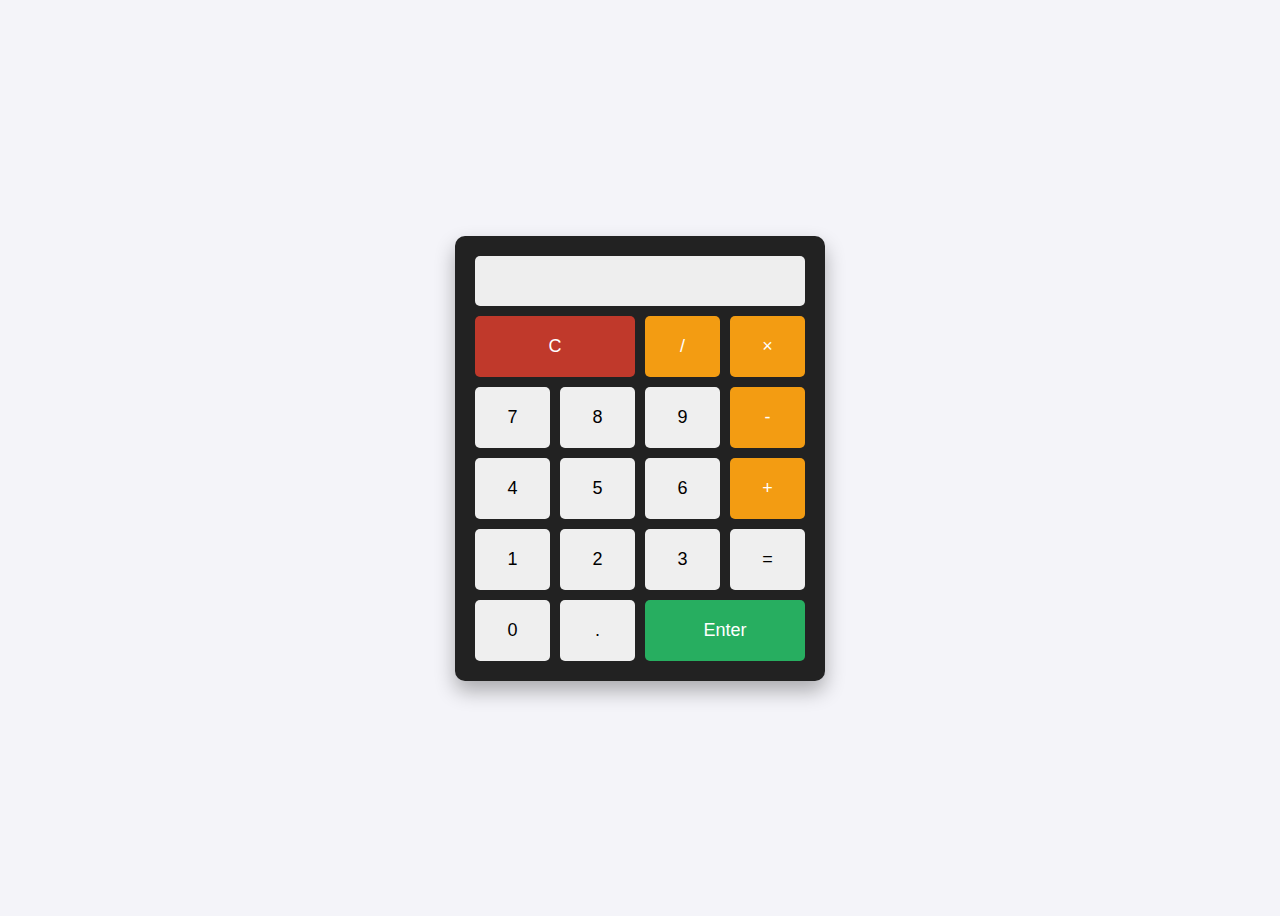
<file: index.html>
<!DOCTYPE html>
<html lang="en">
<head>
    <meta charset="UTF-8">
    <meta name="viewport" content="width=device-width, initial-scale=1.0">
    <title>Simple Coding Partner Calculator</title>
    <style>
        /* CSS: Styling the UI */
        body {
            display: flex;
            justify-content: center;
            align-items: center;
            height: 100vh;
            background-color: #f4f4f9;
            font-family: Arial, sans-serif;
        }

        .calculator {
            background-color: #222;
            padding: 20px;
            border-radius: 10px;
            box-shadow: 0px 10px 20px rgba(0,0,0,0.3);
        }

        #display {
            width: 100%;
            height: 50px;
            font-size: 24px;
            text-align: right;
            margin-bottom: 10px;
            padding: 10px;
            box-sizing: border-box;
            border: none;
            background: #eee;
            border-radius: 5px;
        }

        .buttons {
            display: grid;
            grid-template-columns: repeat(4, 1fr);
            gap: 10px;
        }

        button {
            padding: 20px;
            font-size: 18px;
            border: none;
            border-radius: 5px;
            cursor: pointer;
            transition: background 0.2s;
        }

        button:hover {
            background-color: #ddd;
        }

        .operator {
            background-color: #f39c12;
            color: white;
        }

        .operator:hover {
            background-color: #e67e22;
        }

        .equals {
            background-color: #27ae60;
            color: white;
            grid-column: span 2;
        }

        .clear {
            background-color: #c0392b;
            color: white;
            grid-column: span 2;
        }
    </style>
</head>
<body>

    <div class="calculator">
        <input type="text" id="display" disabled>
        
        <div class="buttons">
            <button class="clear" onclick="clearDisplay()">C</button>
            <button class="operator" onclick="appendToDisplay('/')">/</button>
            <button class="operator" onclick="appendToDisplay('*')">×</button>
            
            <button onclick="appendToDisplay('7')">7</button>
            <button onclick="appendToDisplay('8')">8</button>
            <button onclick="appendToDisplay('9')">9</button>
            <button class="operator" onclick="appendToDisplay('-')">-</button>
            
            <button onclick="appendToDisplay('4')">4</button>
            <button onclick="appendToDisplay('5')">5</button>
            <button onclick="appendToDisplay('6')">6</button>
            <button class="operator" onclick="appendToDisplay('+')">+</button>
            
            <button onclick="appendToDisplay('1')">1</button>
            <button onclick="appendToDisplay('2')">2</button>
            <button onclick="appendToDisplay('3')">3</button>
            <button onclick="calculate()">=</button>
            
            <button onclick="appendToDisplay('0')">0</button>
            <button onclick="appendToDisplay('.')">.</button>
            <button class="equals" onclick="calculate()">Enter</button>
        </div>
    </div>

    <script>
        // JavaScript: Handling Logic
        const display = document.getElementById('display');

        // Adds the clicked button value to the display string
        function appendToDisplay(input) {
            display.value += input;
        }

        // Clears the entire display
        function clearDisplay() {
            display.value = "";
        }

        // Uses the eval function to calculate the mathematical string
        function calculate() {
            try {
                // eval() takes a string (like "2+2") and computes it
                display.value = eval(display.value);
            } catch (error) {
                display.value = "Error";
            }
        }
    </script>
</body>
</html>
</file>
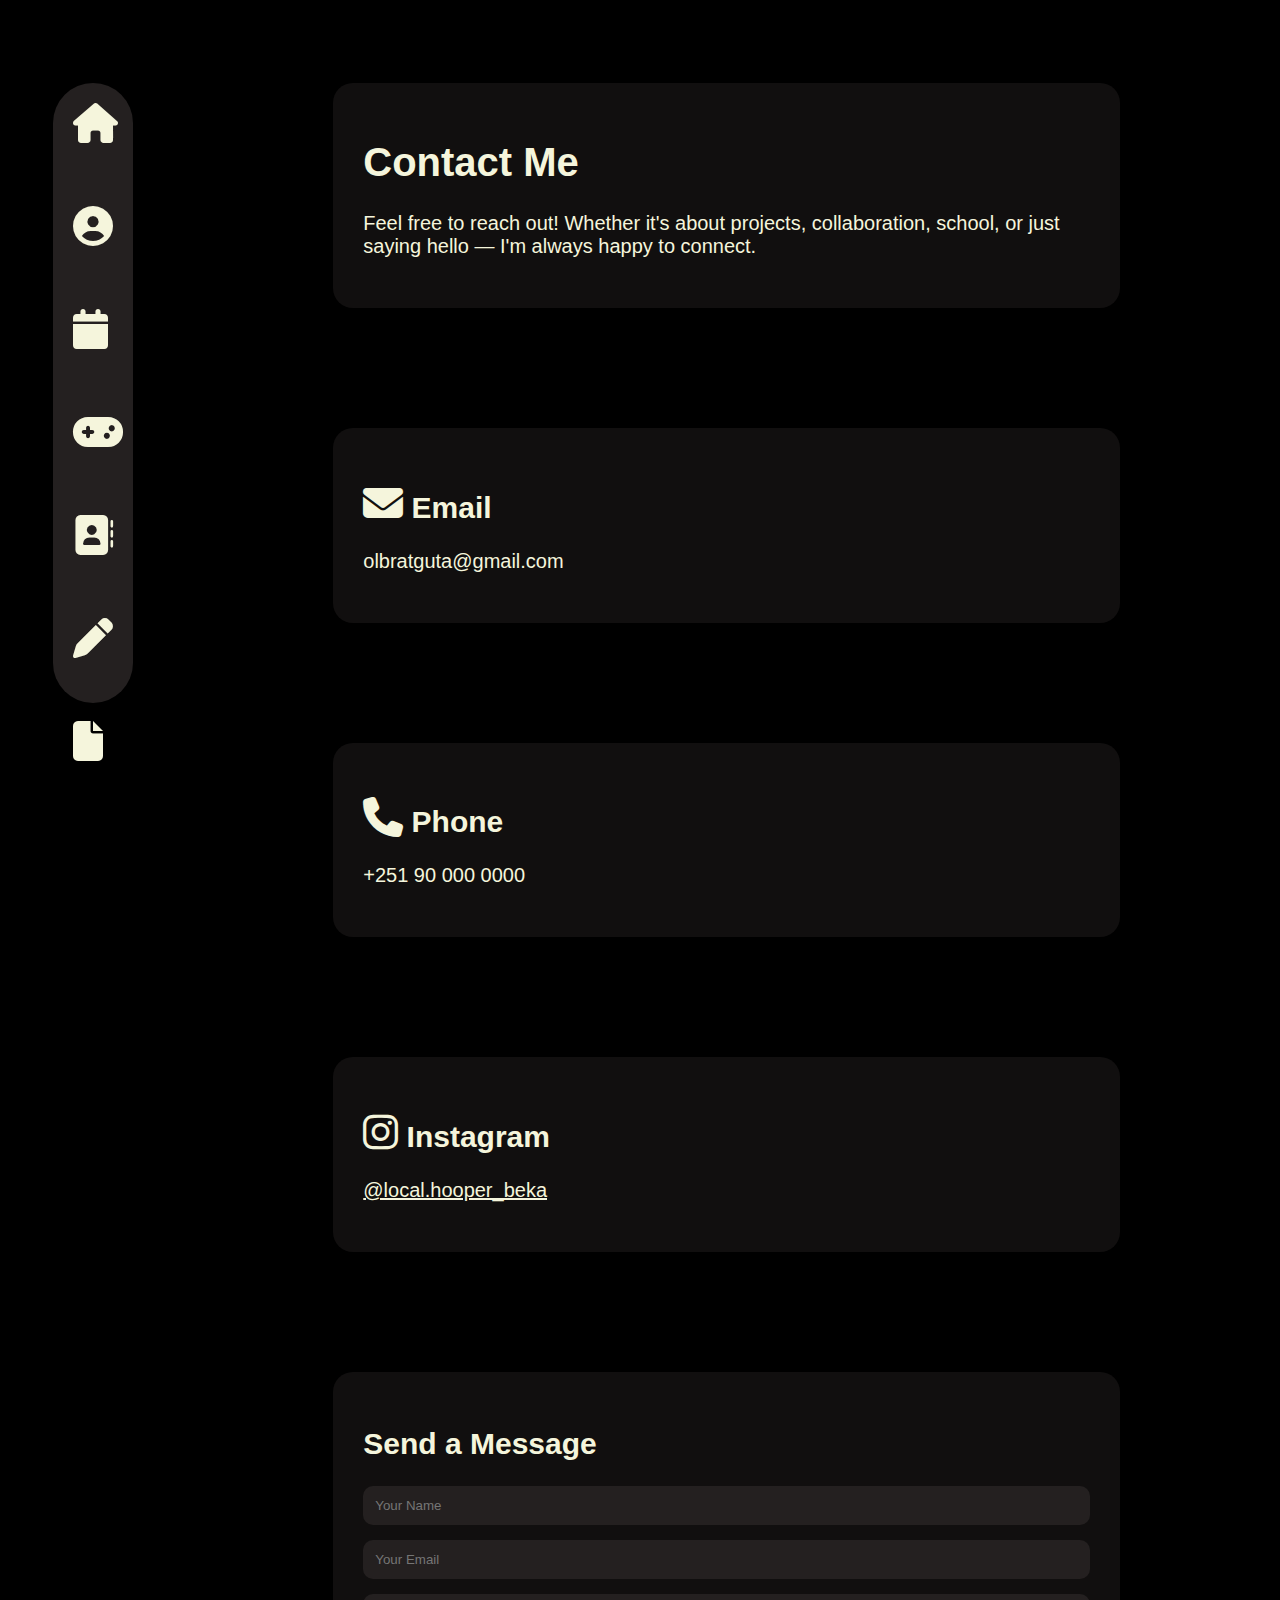
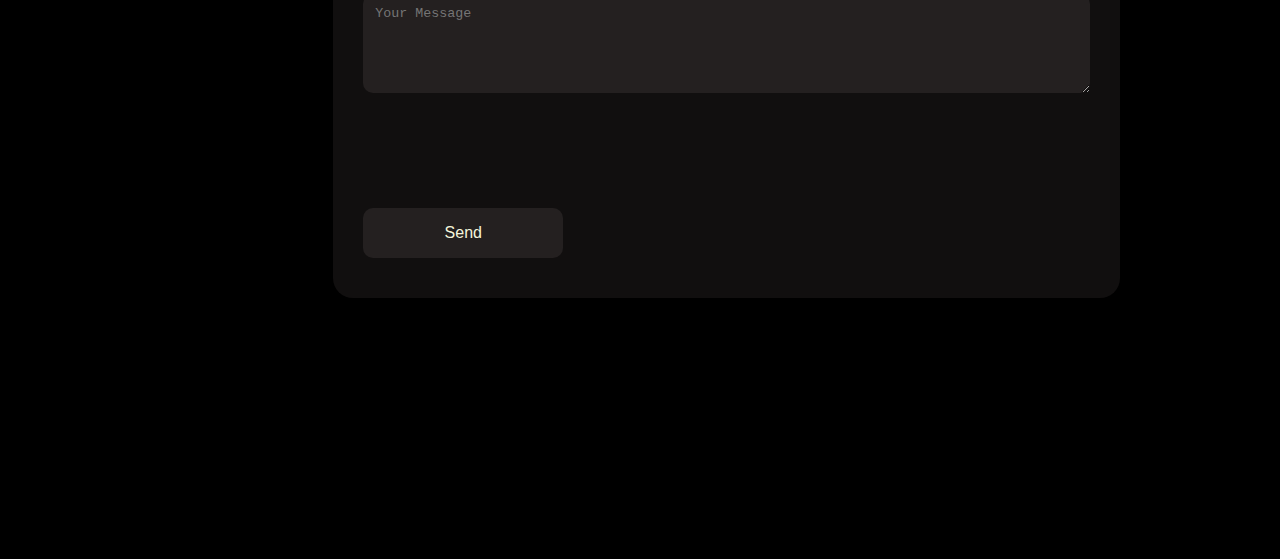
<file: contact-me.html>
<!DOCTYPE html>
<html lang="en">
<head>
    <meta charset="UTF-8" />
    <meta name="viewport" content="width=device-width, initial-scale=1.0" />
    <title>Contact Me | Olbrat Portfolio</title>
    <link rel="stylesheet" href="style.css" />
    <link rel="stylesheet" href="https://cdnjs.cloudflare.com/ajax/libs/font-awesome/6.5.1/css/all.min.css" />
</head>
<body>
    <div class="container">

        <!-- MENU BAR -->
        <div class="menu-bar">
            <a href="main.html" class="menu-item home-button"><i class="fa-solid fa-house"></i><span class="menu-text">Home</span></a>
            <a href="about-me.html" class="menu-item"><i class="fa-solid fa-circle-user"></i><span class="menu-text">About Me</span></a>
            <a href="Project.html" class="menu-item"><i class="fa-solid fa-calendar"></i><span class="menu-text">Projects</span></a>
            <a href="hobby.html" class="menu-item"><i class="fa-solid fa-gamepad"></i><span class="menu-text">Hobbies</span></a>
            <a href="contact-me.html" class="menu-item"><i class="fa-solid fa-address-book"></i><span class="menu-text">Contact Me</span></a>
            <a href="blog.html" class="menu-item"><i class="fa-solid fa-pen"></i><span class="menu-text">Blog</span></a>
            <a href="CV.html" class="menu-item"><i class="fa-solid fa-file"></i><span class="menu-text">CV</span></a>
        </div>

        <!-- MAIN CONTACT SECTION -->
        <div class="main-txt">
            <h1>Contact Me</h1>
            <p>
                Feel free to reach out! Whether it's about projects, collaboration,
                school, or just saying hello — I'm always happy to connect.
            </p>
        </div>

        <!-- CONTACT INFO CARD -->
        <div class="main-txt">
            <h2><i class="fa-solid fa-envelope"></i> Email</h2>
            <p>olbratguta@gmail.com</p>
        </div>

        <div class="main-txt">
            <h2><i class="fa-solid fa-phone"></i> Phone</h2>
            <p>+251 90 000 0000</p>
        </div>

        <div class="main-txt">
            <h2><i class="fa-brands fa-instagram"></i> Instagram</h2>
            <p><a href="https://www.instagram.com/local.hooper_beka/" style="color: beige; text-decoration: underline;">@local.hooper_beka</a></p>
        </div>

        <!-- CONTACT FORM -->
        <div class="main-txt">
            <h2>Send a Message</h2>
            <form action="#" method="post" class="contact-form" style="display: flex; flex-direction: column; gap: 15px;">
                <input type="text" placeholder="Your Name" required style="padding: 12px; border-radius: 10px; border: none; background: rgb(36,32,32); color: beige;">
                <input type="email" placeholder="Your Email" required style="padding: 12px; border-radius: 10px; border: none; background: rgb(36,32,32); color: beige;">
                <textarea placeholder="Your Message" rows="5" required style="padding: 12px; border-radius: 10px; border: none; background: rgb(36,32,32); color: beige;"></textarea>
                <button type="submit" class="button">Send</button>
            </form>
        </div>

    </div>
</body>
</html>
</file>
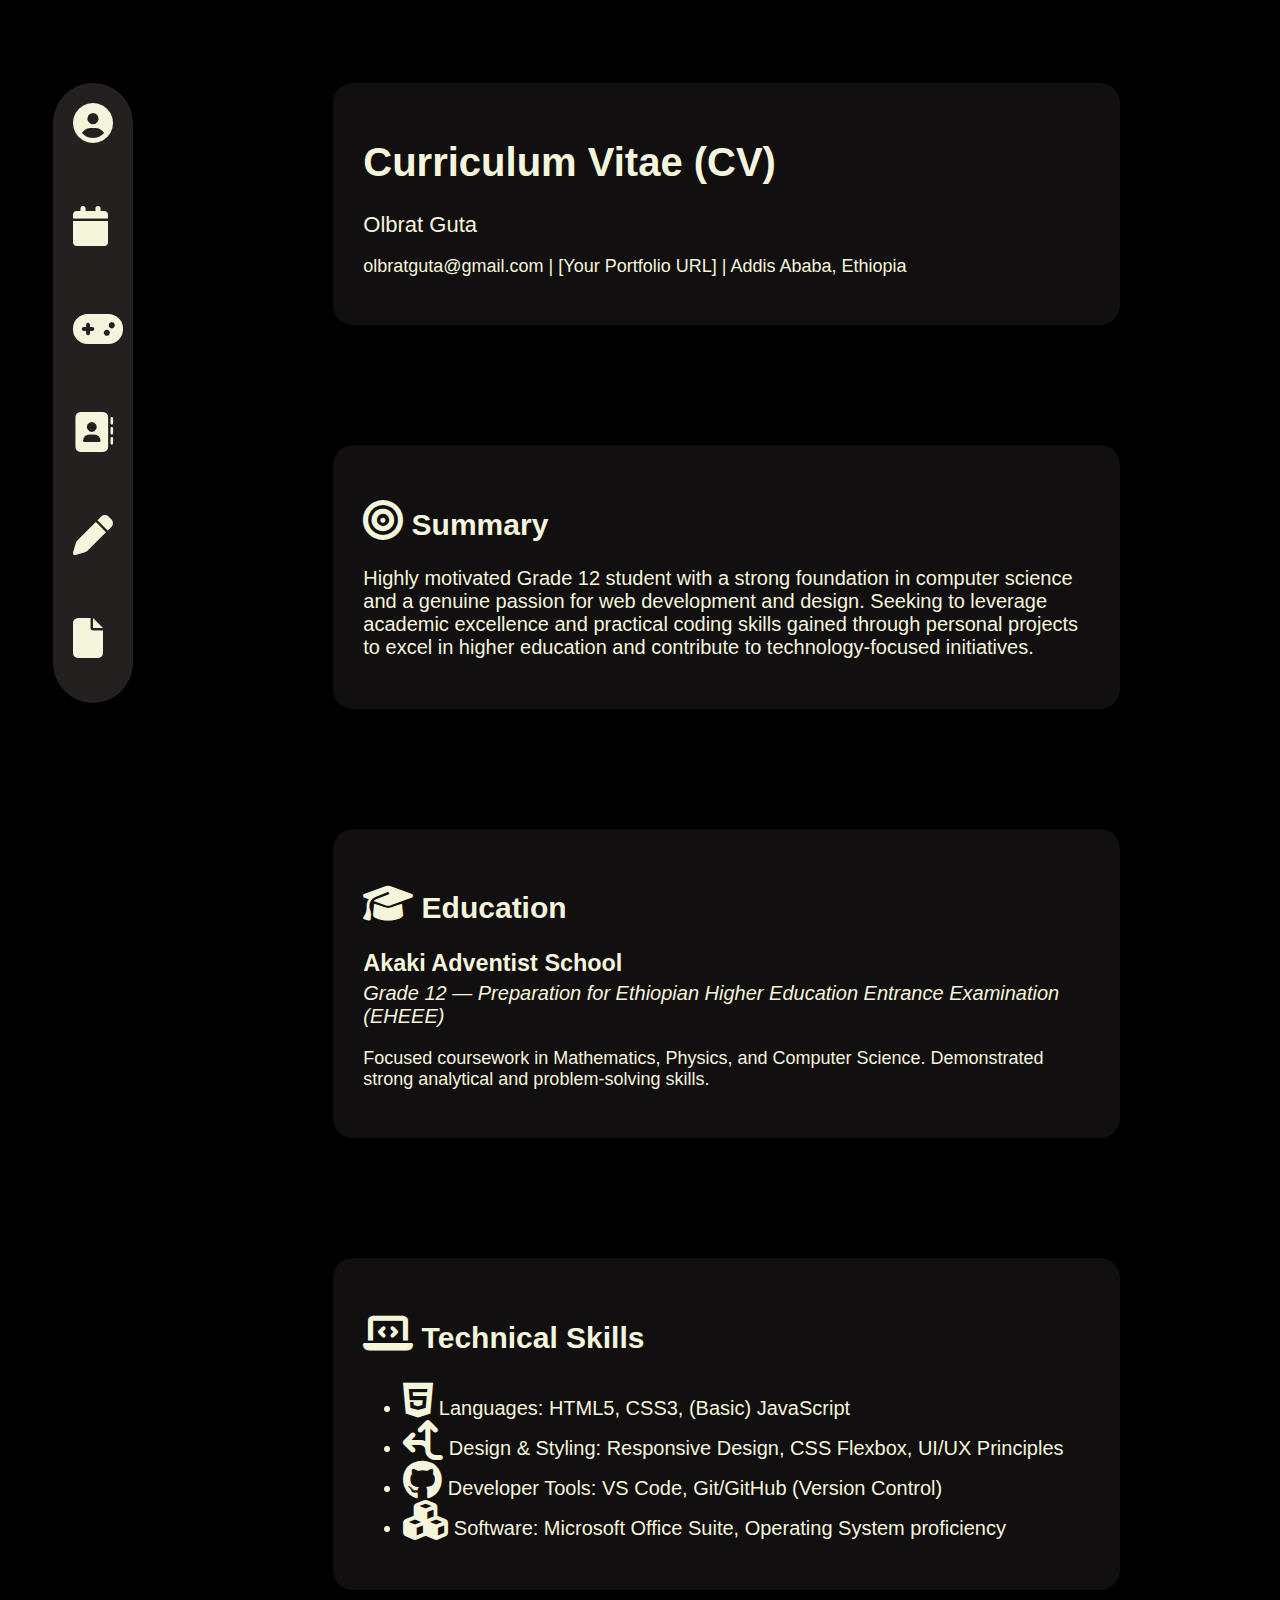
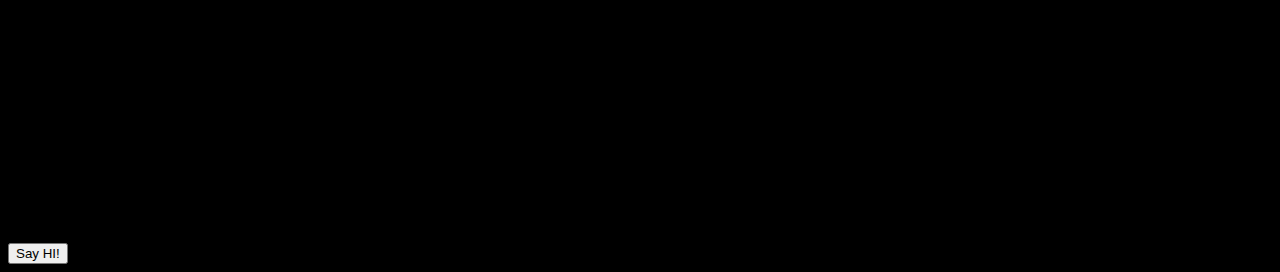
<file: CV.html>
<!DOCTYPE html>
<html lang="en">
<head>
    <meta charset="UTF-8" />
    <meta name="viewport" content="width=device-width, initial-scale=1.0" />
    <title>Curriculum Vitae (CV) | Olbrat Portfolio</title>
    <link rel="stylesheet" href="style.css" />
    <link rel="stylesheet" href="https://cdnjs.cloudflare.com/ajax/libs/font-awesome/6.5.1/css/all.min.css" />
    
    <style>
        /* CSS to hide non-essential elements when printing */
        @media print{
            .container {
                /* Reset margins and padding for clean printing */
                margin: 0 !important;
                padding: 20px !important;
                flex-direction: column !important;
            }
            .main-txt {
                margin-left: 0 !important;
                max-width: 100% !important;
                box-shadow: none;
            }
        }
    </style>
</head>
<body>
    <div class="container">

        <div class="menu-bar">
            <a href="about-me.html" class="menu-item"><i class="fa-solid fa-circle-user"></i><span class="menu-text">About Me</span></a>
            <a href="Project.html" class="menu-item"><i class="fa-solid fa-calendar"></i><span class="menu-text">Projects</span></a>
            <a href="hobby.html" class="menu-item"><i class="fa-solid fa-gamepad"></i><span class="menu-text">Hobbies</span></a>
            <a href="contact-me.html" class="menu-item"><i class="fa-solid fa-address-book"></i><span class="menu-text">Contact Me</span></a>
            <a href="tools-used.html" class="menu-item"><i class="fa-solid fa-pen"></i><span class="menu-text">Tools Used</span></a>
            <a href="CV.html" class="menu-item"><i class="fa-solid fa-file"></i><span class="menu-text">CV</span></a>
        </div>

        <div class="main-txt cv-header">
            <h1>Curriculum Vitae (CV)</h1>
            <p style="font-size: 1.1em; margin-bottom: 5px;">Olbrat Guta</p>
            <p style="font-size: 0.9em;">olbratguta@gmail.com | [Your Portfolio URL] | Addis Ababa, Ethiopia</p>
        </div>

        <div class="main-txt cv-section">
            <h2><i class="fa-solid fa-bullseye"></i> Summary</h2>
            <p>
                Highly motivated Grade 12 student with a strong foundation in computer science and a genuine passion for web development and design. Seeking to leverage academic excellence and practical coding skills gained through personal projects to excel in higher education and contribute to technology-focused initiatives.
            </p>
        </div>

        <div class="main-txt cv-section">
            <h2><i class="fa-solid fa-graduation-cap"></i> Education</h2>
            
            <h3 style="margin-bottom: 0;">Akaki Adventist School</h3>
            <p style="margin-top: 5px; font-style: italic;">Grade 12 — Preparation for Ethiopian Higher Education Entrance Examination (EHEEE)</p>
            <p style="font-size: 0.9em;">
                Focused coursework in Mathematics, Physics, and Computer Science. Demonstrated strong analytical and problem-solving skills.
            </p>
        </div>

        <div class="main-txt cv-section">
            <h2><i class="fa-solid fa-laptop-code"></i> Technical Skills</h2>
            <ul class="tool-list">
                <li><i class="fa-brands fa-html5"></i> Languages: HTML5, CSS3, (Basic) JavaScript</li>
                <li><i class="fa-solid fa-arrows-split-up-and-left"></i> Design & Styling: Responsive Design, CSS Flexbox, UI/UX Principles</li>
                <li><i class="fa-brands fa-github"></i> Developer Tools: VS Code, Git/GitHub (Version Control)</li>
                <li><i class="fa-solid fa-cubes"></i> Software: Microsoft Office Suite, Operating System proficiency</li>
            </ul>
        </div>
        
    </div>

    <a href="https://www.instagram.com/local.hooper_beka/"><button class="button-hi">Say HI! </button></a>
</body>
</html>
</file>
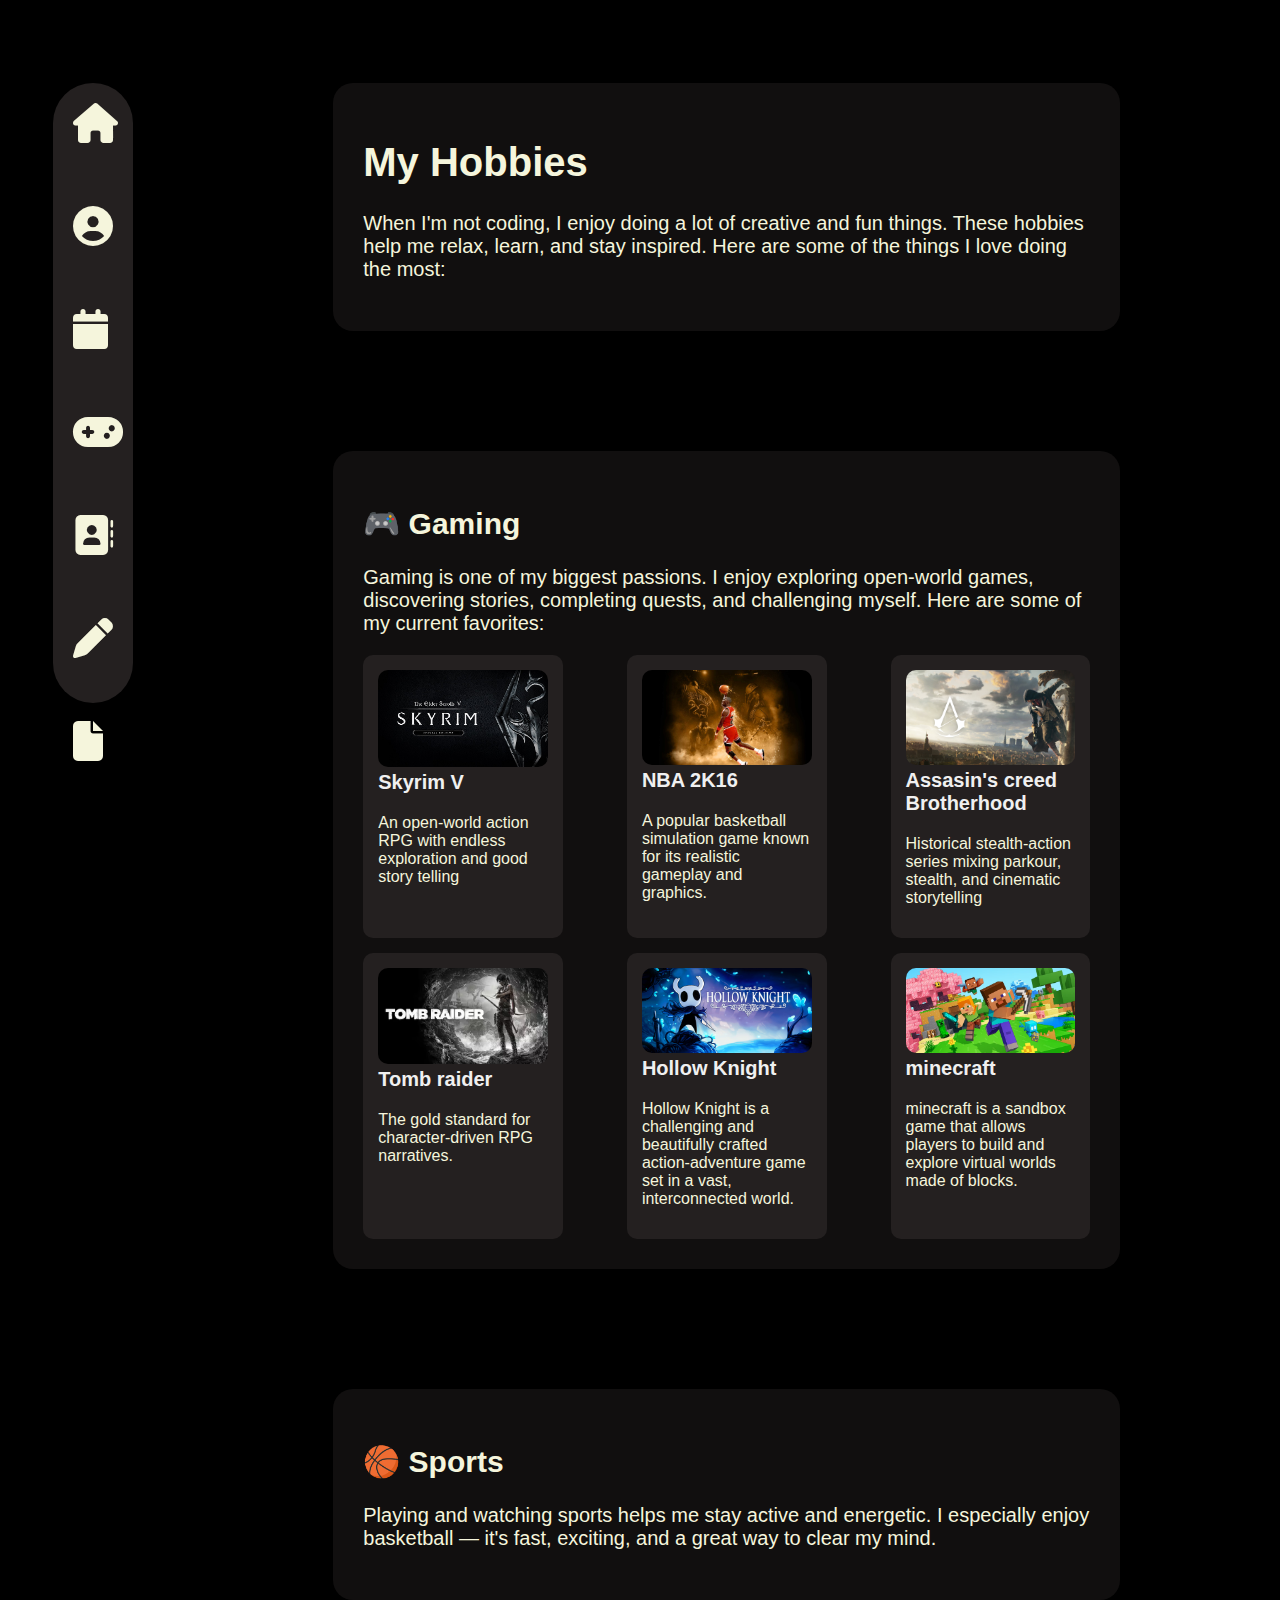
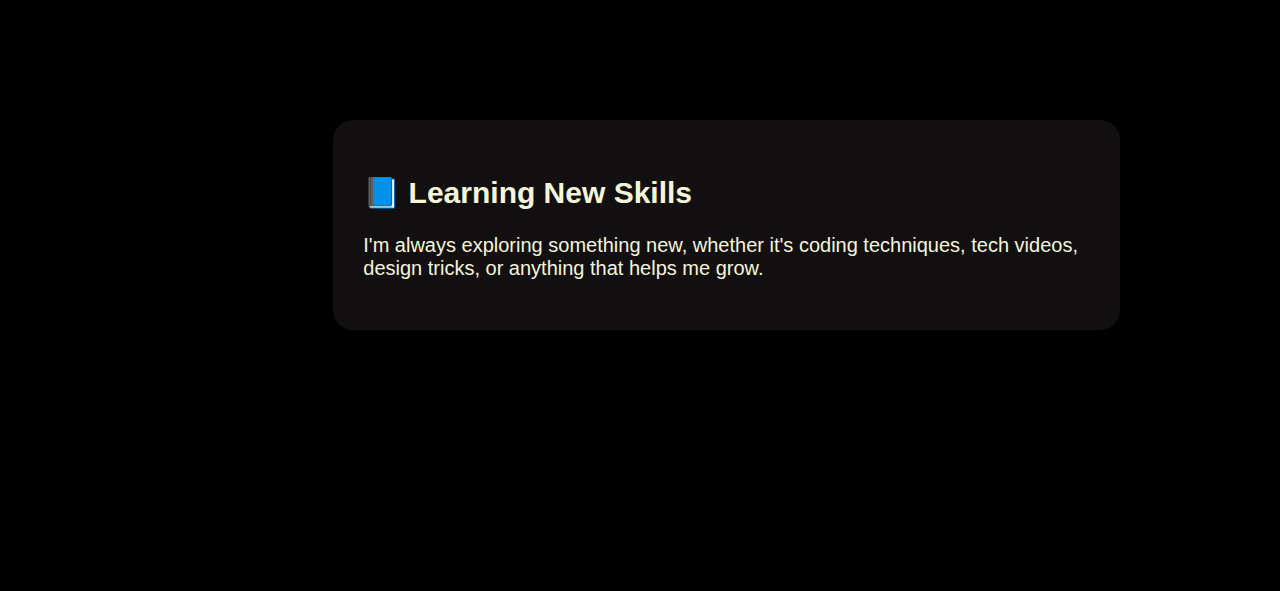
<file: hobby.html>
<!DOCTYPE html>
<html lang="en">
<head>
    <meta charset="UTF-8" />
    <meta name="viewport" content="width=device-width, initial-scale=1.0" />
    <title>Hobbies | Olbrat Portfolio</title>
    <link rel="stylesheet" href="style.css" />
    <link rel="stylesheet" href="https://cdnjs.cloudflare.com/ajax/libs/font-awesome/6.5.1/css/all.min.css" />
</head>
<body>
    <div class="container">
        <div class="menu-bar">
            <a href="main.html" class="menu-item home-button"><i class="fa-solid fa-house"></i><span class="menu-text">Home</span></a>
            <a href="about-me.html" class="menu-item"><i class="fa-solid fa-circle-user"></i><span class="menu-text">About Me</span></a>
            <a href="Project.html" class="menu-item"><i class="fa-solid fa-calendar"></i><span class="menu-text">Projects</span></a>
            <a href="hobby.html" class="menu-item"><i class="fa-solid fa-gamepad"></i><span class="menu-text">Hobbies</span></a>
            <a href="contact-me.html" class="menu-item"><i class="fa-solid fa-address-book"></i><span class="menu-text">Contact Me</span></a>
            <a href="tools-used.html" class="menu-item"><i class="fa-solid fa-pen"></i><span class="menu-text">Tools Used</span></a>
            <a href="CV.html" class="menu-item"><i class="fa-solid fa-file"></i><span class="menu-text">CV</span></a>
        </div>

        <!-- MAIN CONTENT -->
        <div class="main-txt">
            <h1>My Hobbies</h1>
            <p>
                When I'm not coding, I enjoy doing a lot of creative and fun things.
                These hobbies help me relax, learn, and stay inspired. Here are some
                of the things I love doing the most:
            </p>
        </div>

        <!-- HOBBY: GAMING -->
            <div class="main-txt gaming-section"> <h2>🎮 Gaming</h2>
    <p>
        Gaming is one of my biggest passions. I enjoy exploring open-world games,
        discovering stories, completing quests, and challenging myself. Here are some of my current favorites:
    </p>
    
    <div class="game-list">
        
        <div class="game-card">
            <img src="pic/skyrim.jpg" alt="Skyrim V" class="game-pic">
            <h3>Skyrim V</h3>
            <p>An open-world action RPG with endless exploration and good story telling</p>
        </div>
        
        <div class="game-card">
            <img src="pic/2k.jpg" alt="NBA 2K16" class="game-pic">
            <h3>NBA 2K16</h3>
            <p> A popular basketball simulation game known for its realistic gameplay and graphics.</p>
        </div>
        
        <div class="game-card">
            <img src="pic/acb.jpg" alt="Assasin's creed Brotherhood" class="game-pic">
            <h3>Assasin's creed Brotherhood</h3>
            <p>Historical stealth-action series mixing parkour, stealth, and cinematic storytelling</p>
        </div>
        
        <div class="game-card">
            <img src="pic/tb.avif" alt="Tomb raider" class="game-pic">
            <h3>Tomb raider</h3>
            <p>The gold standard for character-driven RPG narratives.</p>
        </div>
        <div class="game-card">
            <img src="pic/hw.jpg" alt="Hollow Knight" class="game-pic">
            <h3>Hollow Knight</h3>
            <p>Hollow Knight is a challenging and beautifully crafted action-adventure game set in a vast, interconnected world.</p>
        </div><div class="game-card">
            <img src="pic/mc.avif" alt="minecraft" class="game-pic">
            <h3>minecraft</h3>
            <p>minecraft is a sandbox game that allows players to build and explore virtual worlds made of blocks.</p>
        </div>
    </div>
        </div>
        <!-- HOBBY: SPORTS -->
        <div class="main-txt">
            <h2>🏀 Sports</h2>
            <p>
                Playing and watching sports helps me stay active and energetic. I especially
                enjoy basketball — it's fast, exciting, and a great way to clear my mind.
            </p>
        </div>

        <!-- HOBBY: LEARNING -->
        <div class="main-txt">
            <h2>📘 Learning New Skills</h2>
            <p>
                I'm always exploring something new, whether it's coding techniques,
                tech videos, design tricks, or anything that helps me grow.
            </p>
        </div>

    </div>
</body>
</html>
</file>
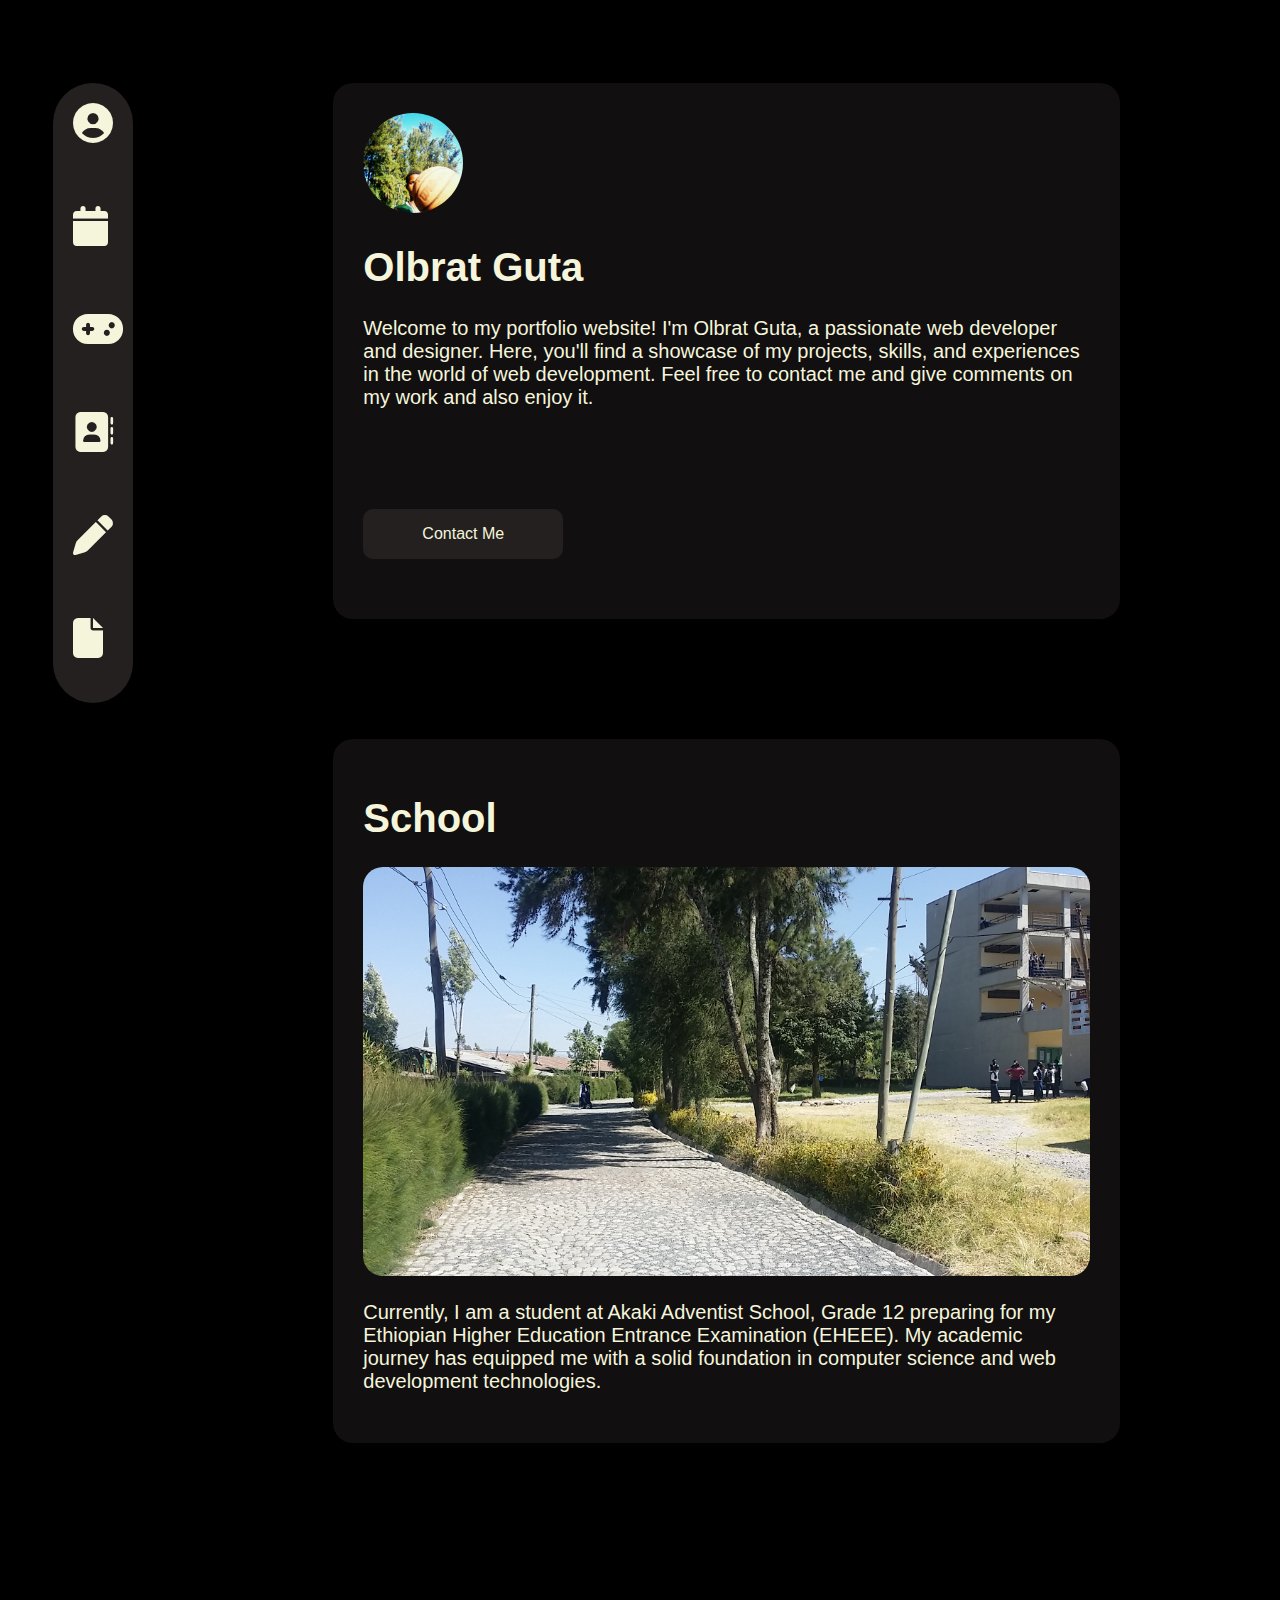
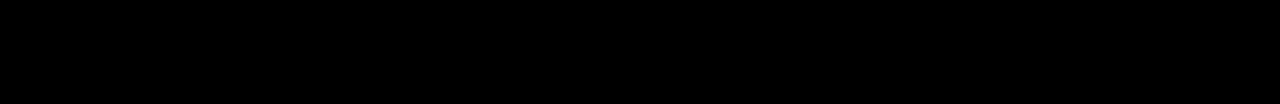
<file: main.html>
<!DOCTYPE html>
<html lang="en">
<head>
    <meta charset="UTF-8">
    <meta name="viewport" content="width=device-width, initial-scale=1.0">
    <link rel="stylesheet" href="style.css">
    <link rel="stylesheet" href="https://cdnjs.cloudflare.com/ajax/libs/font-awesome/6.5.1/css/all.min.css">
    <title>Olbrat|Portfolio</title>
</head>
<body>
    <div class="container">
            <div class="menu-bar">
        <a href="about-me.html" class="menu-item"><i class="fa-solid fa-circle-user"></i></i><span class="menu-text"
        >About Me</span></a>
        <a href="Project.html" class="menu-item"><i class="fa-solid fa-calendar"></i><span class="menu-text"
        >Projects</span></a>
        <a href="hobby.html" class="menu-item"><i class="fa-solid fa-gamepad"></i><span class="menu-text"
        >Hobbies</span></a>
        <a href="contact-me.html" class="menu-item"><i class="fa-solid fa-address-book"></i><span class="menu-text"
        >Contact Me</span></a>
        <a href="blog.html" class="menu-item"><i class="fa-solid fa-pen"></i><span class="menu-text"
        >Blog</span></a>
        <a href="CV.html" class="menu-item"><i class="fa-solid fa-file"><span class="menu-text"
        >CV</span></i></a>
            </div>
    <div class="main-txt">
        
        <img src="profile pic.jpg" alt="Logo" class="logo">
        <h1 class="name">Olbrat Guta</h1>
        <p class="first-txt">Welcome to my portfolio website! I'm Olbrat Guta, 
            a passionate web developer and designer. Here, you'll find a showcase
             of my projects, skills, and experiences in the world of web development. 
             Feel free to contact me and give comments on my work and also enjoy it.
             <br><button class="button">Contact Me</button>
        </p>
    </div>
    <div class="main-txt" >
        <h1>School</h1>
        <img src="akaki pic.jpg" alt="Akaki Adventist school" class="akakipic">
        <p>Currently, I am a student at Akaki Adventist School, Grade 12 preparing for my Ethiopian
            Higher Education Entrance Examination (EHEEE). 
            My academic journey has equipped me with a solid foundation in computer science
            and web development technologies.</p>
    </div>
    
    </div>
</body>
</html>
</file>
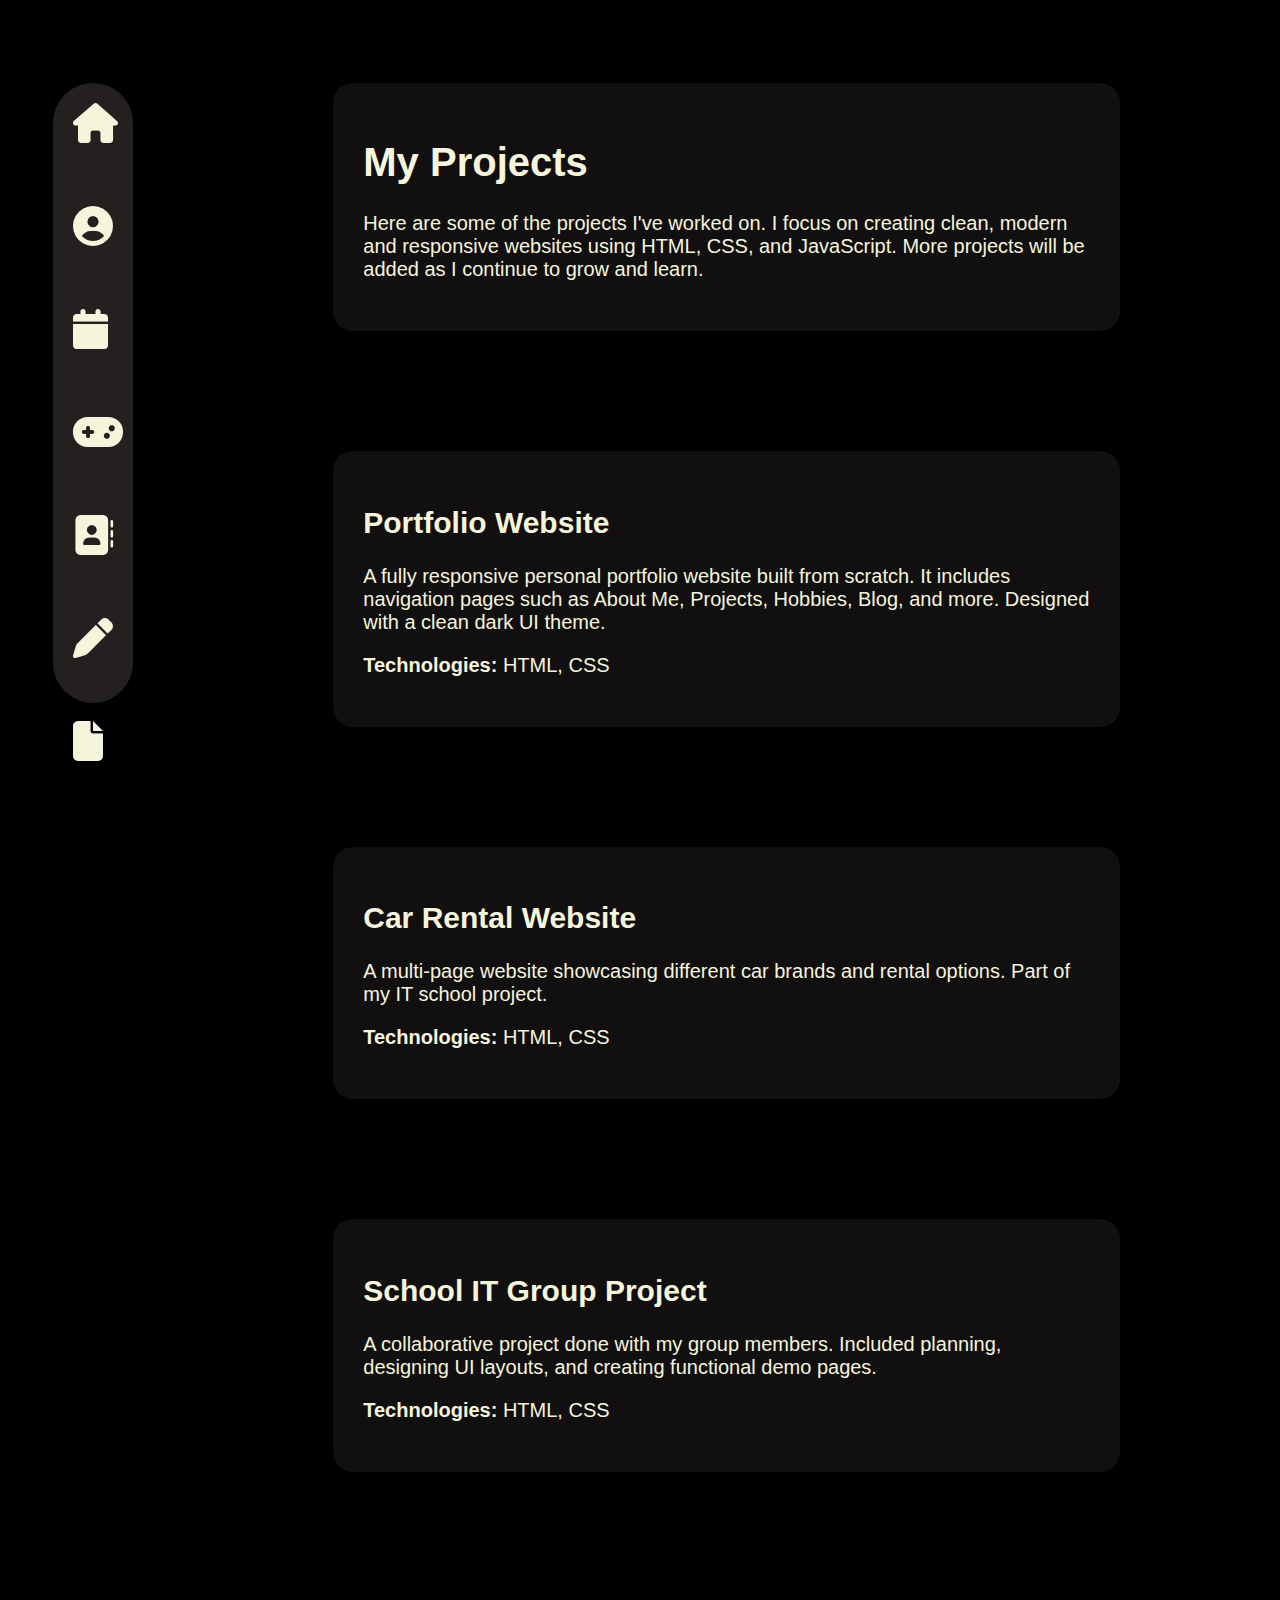
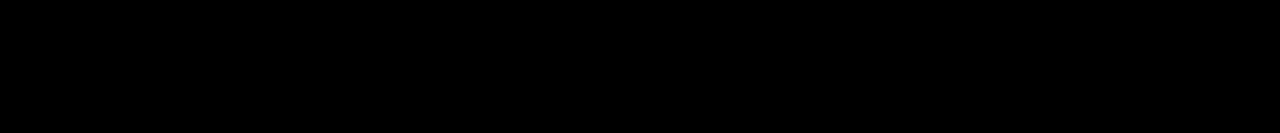
<file: project.html>
<!DOCTYPE html>
<html lang="en">
<head>
    <meta charset="UTF-8" />
    <meta name="viewport" content="width=device-width, initial-scale=1.0" />
    <title>Projects | Olbrat Portfolio</title>
    <link rel="stylesheet" href="style.css" />
    <link rel="stylesheet" href="https://cdnjs.cloudflare.com/ajax/libs/font-awesome/6.5.1/css/all.min.css" />
</head>
<body>
    <div class="container">

        <!-- MENU BAR -->
        <div class="menu-bar">
            <a href="main.html" class="menu-item home-button"><i class="fa-solid fa-house"></i><span class="menu-text">Home</span></a>
            <a href="about-me.html" class="menu-item"><i class="fa-solid fa-circle-user"></i><span class="menu-text">About Me</span></a>
            <a href="Project.html" class="menu-item"><i class="fa-solid fa-calendar"></i><span class="menu-text">Projects</span></a>
            <a href="hobby.html" class="menu-item"><i class="fa-solid fa-gamepad"></i><span class="menu-text">Hobbies</span></a>
            <a href="contact-me.html" class="menu-item"><i class="fa-solid fa-address-book"></i><span class="menu-text">Contact Me</span></a>
            <a href="tools-used.html" class="menu-item"><i class="fa-solid fa-pen"></i><span class="menu-text">Tools Used</span></a>
            <a href="CV.html" class="menu-item"><i class="fa-solid fa-file"></i><span class="menu-text">CV</span></a>
        </div>

        <!-- MAIN PROJECTS SECTION -->
        <div class="main-txt">
            <h1>My Projects</h1>
            <p>
                Here are some of the projects I've worked on. I focus on creating clean,
                modern and responsive websites using HTML, CSS, and JavaScript. More projects
                will be added as I continue to grow and learn.
            </p>
        </div>

        <!-- PROJECT CARD 1 -->
        <div class="main-txt">
            <h2>Portfolio Website</h2>
            <p>
                A fully responsive personal portfolio website built from scratch. It includes
                navigation pages such as About Me, Projects, Hobbies, Blog, and more.
                Designed with a clean dark UI theme.
            </p>
            <p><strong>Technologies:</strong> HTML, CSS</p>
        </div>

        <!-- PROJECT CARD 2 -->
        <div class="main-txt">
            <h2>Car Rental Website</h2>
            <p>
                A multi‑page website showcasing different car brands and rental options.
                Part of my IT school project.
            </p>
            <p><strong>Technologies:</strong> HTML, CSS</p>
        </div>

        <!-- PROJECT CARD 3 -->
        <div class="main-txt">
            <h2>School IT Group Project</h2>
            <p>
                A collaborative project done with my group members. Included planning,
                designing UI layouts, and creating functional demo pages.
            </p>
            <p><strong>Technologies:</strong> HTML, CSS</p>
        </div>

    </div>
</body>
</html>
</file>
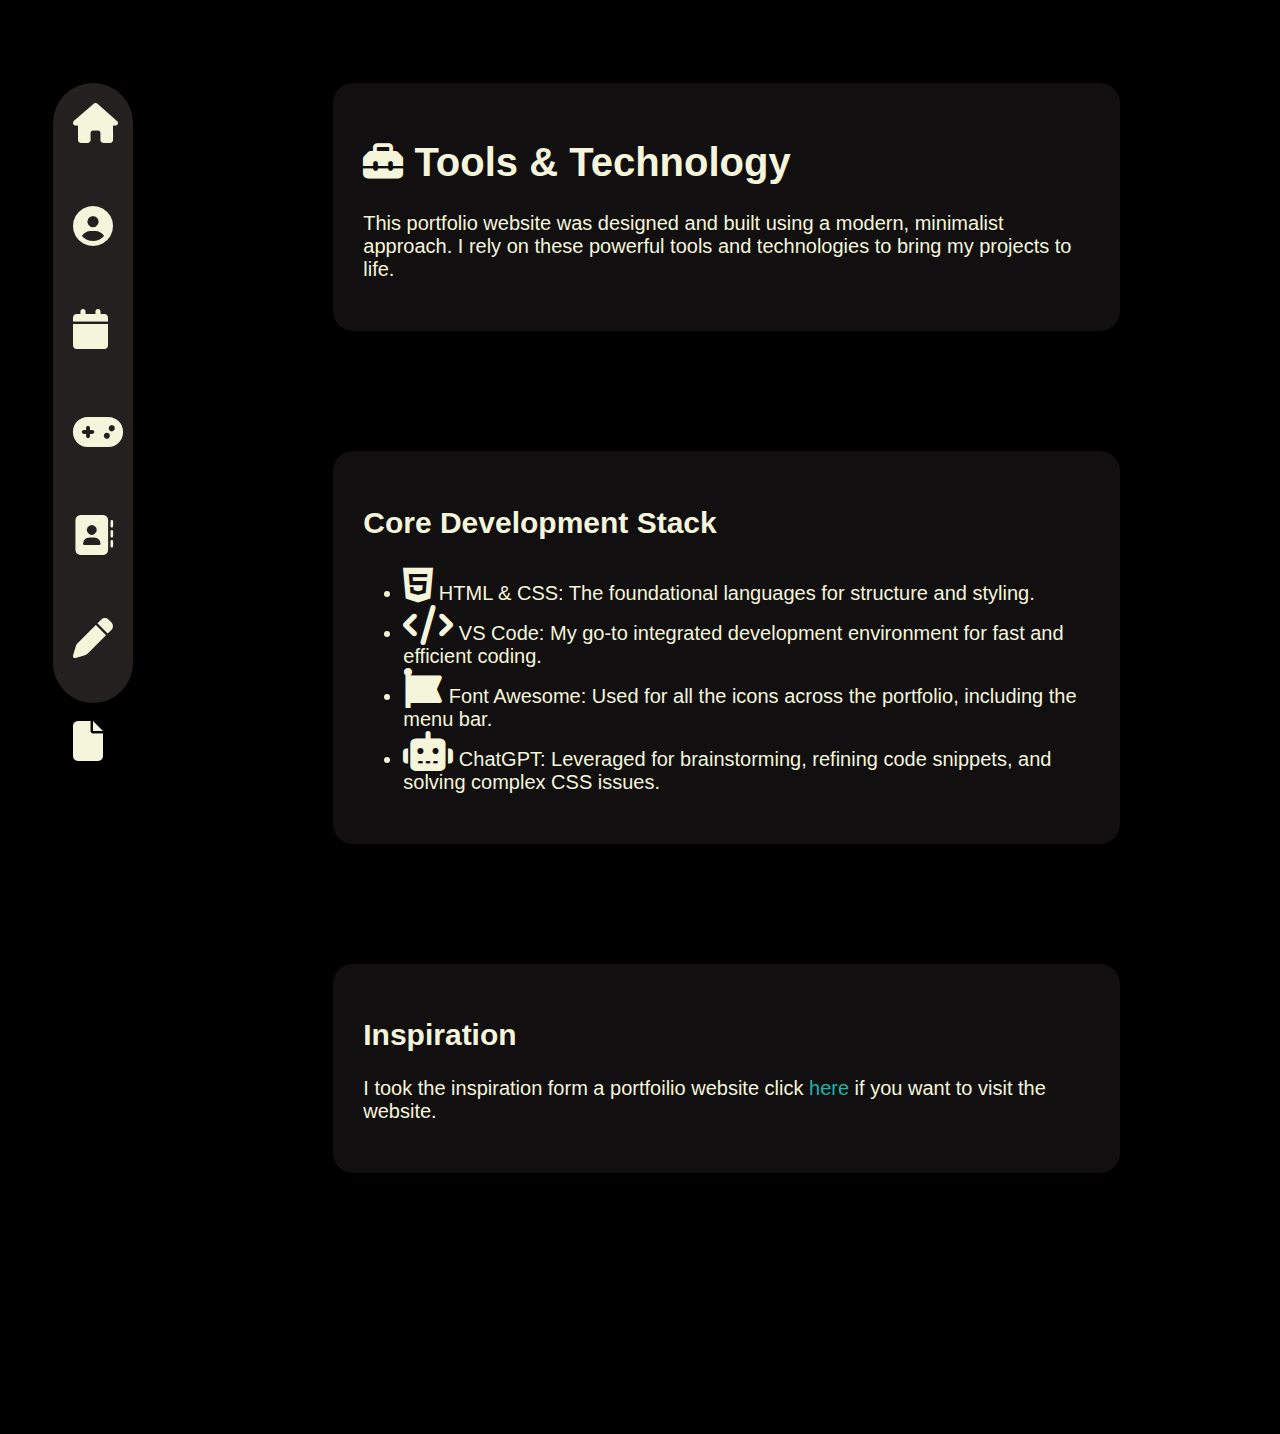
<file: tools-used.html>
<!DOCTYPE html>
<html lang="en">
<head>
    <meta charset="UTF-8" />
    <meta name="viewport" content="width=device-width, initial-scale=1.0" />
    <title>Tools Used | Olbrat Portfolio</title>
    <link rel="stylesheet" href="style.css" />
    <link rel="stylesheet" href="https://cdnjs.cloudflare.com/ajax/libs/font-awesome/6.5.1/css/all.min.css" />
</head>
<body>
    <div class="container">

        <div class="menu-bar">
            <a href="index.html" class="menu-item home-button"><i class="fa-solid fa-house"></i><span class="menu-text">Home</span></a>
            <a href="about-me.html" class="menu-item"><i class="fa-solid fa-circle-user"></i><span class="menu-text">About Me</span></a>
            <a href="Project.html" class="menu-item"><i class="fa-solid fa-calendar"></i><span class="menu-text">Projects</span></a>
            <a href="hobby.html" class="menu-item"><i class="fa-solid fa-gamepad"></i><span class="menu-text">Hobbies</span></a>
            <a href="contact-me.html" class="menu-item"><i class="fa-solid fa-address-book"></i><span class="menu-text">Contact Me</span></a>
            
            <a href="tools-used.html" class="menu-item"><i class="fa-solid fa-pen"></i><span class="menu-text">Tools Used</span></a>
            
            <a href="CV.html" class="menu-item"><i class="fa-solid fa-file"></i><span class="menu-text">CV</span></a>
        </div>

        <div class="main-txt">
            <h1><i class="fa-solid fa-toolbox"></i> Tools & Technology</h1>
            <p>
                This portfolio website was designed and built using a modern, minimalist approach. 
                I rely on these powerful tools and technologies to bring my projects to life.
            </p>
        </div>

        <div class="main-txt tools-used-section">
            <h2>Core Development Stack</h2>
            
            <ul class="tool-list">

                <li><i class="fa-brands fa-html5"></i> HTML & CSS: The foundational languages for structure and styling.</li>
                <li><i class="fa-solid fa-code"></i> VS Code: My go-to integrated development environment for fast and efficient coding.</li>
                <li><i class="fa-solid fa-font-awesome"></i> Font Awesome: Used for all the icons across the portfolio, including the menu bar.</li>
                <li><i class="fa-solid fa-robot"></i> ChatGPT: Leveraged for brainstorming, refining code snippets, and solving complex CSS issues.</li>
            </ul>
        </div>
        
        <div class="main-txt">
            <h2>Inspiration</h2>
            <p>
                I took the inspiration form a portfoilio website click <a href="https://saumyachaturvedi.com/" style="text-decoration: none;  color: lightseagreen;">here</a> if you want to visit the website.
            </p>
        </div>

    </div>
    
    
</body>
</html>
</file>
<file: style.css>
body{
    font-family: 'Poppins', sans-serif;
    background-color: black;
    
}

.container{
  background-color: black;
  display: flex;
  flex-direction: column;
    margin-top: 20px;
    padding-bottom: 20%;
    padding-left: 2%;
    padding-right: 12%;
    padding-top: 5%;
    gap: 120px;
    
}

.logo{
    max-width: 100px;
    border-radius: 50%;
}

.main-txt{
    background-color: rgb(17, 15, 15);
    color: beige;
    font-size: 20px;
    padding: 30px;
    border-radius: 20px;
    max-width: 900px;
    margin-left: 300px;
}

.button{
    background-color: rgb(36, 32, 32);
    color: beige;
    width: 200px;
    height: 50px;
    padding: 10px 20px;
    border: none;
    border-radius: 10px;
    font-size: 16px;
    cursor: pointer;
    margin-top: 100px;
    margin-bottom: 10px
}



.menu-bar{
    background-color: rgb(36, 32, 32);
    position: fixed;
    align-items: flex-start;
    border-radius: 40px;
    display: flex;
    flex-direction: column;
    margin-left: 20px;
    padding: 10px;
    gap: 20px;
    flex-grow: 0;
    width: 60px;
    height: 600px;
    transition: width 0.6s ease;
}

.menu-bar a{
    text-decoration: none;
    color: beige;
    font-weight: bold;
    padding: 10px;    
    
}


.menu-text {
    opacity: 0;         
    visibility: hidden;  
    white-space: nowrap; 
    
    
    transition: opacity 0.3s ease, visibility 0s ease; 
    
    font-weight: normal; 
    font-size: 20px; 
    padding-left: 10px;
    font-family: 'Segoe UI', Tahoma, Geneva, Verdana, sans-serif;
    
    align-self: center;
}
 

.menu-bar:hover {
    width: 200px; 
    align-items: flex-start;
    border-radius: 30px;
    justify-content: space-around;
}

.menu-bar:hover .menu-text {
    opacity: 1; 
    visibility: visible;
}

i{
    font-size: 40px;
}

.akakipic{
    max-width: 100%;
    height: auto;
    border-radius: 20px;
}


.game-list {
    display: flex; 
    flex-wrap: wrap; 
    justify-content: space-between;
    gap: 15px; 
    margin-top: 20px; 
}


.game-card {
    background-color: rgb(36, 32, 32); 
    padding: 15px;
    border-radius: 10px;
    
 
    width: calc(25% - 12px); 
    
   
    min-height: 120px; 
    
    
    font-size: 16px;
}

.game-card h3 {
    margin-top: 0;
    font-size: 20px;
    color: #f0f0f0;
}

.game-pic{
    max-width: 100%;
    height: auto;
    border-radius: 10px;
}


@media (max-width: 800px) {

    .container {
        padding: 3%;
        margin-left: 0;     
    }

    
    .menu-bar {
        flex-direction: row;
        justify-content: space-around;
        width: 100%;
        height: 70px;
        position: fixed;
        bottom: 0;
        left: 0;
        border-radius: 0;
        padding: 10px;
        margin: 0;
    }

    .menu-bar a {
        display: flex;
        flex-direction: column;
        align-items: center;
        padding: 0;
    }

    .menu-bar i {
        font-size: 22px;
    }

    .menu-text {
        display: none;
    }

    .main-txt {
        margin-left: 0;  
        padding: 20px;
        font-size: 16px;
    }


    .logo {
        max-width: 70px;
    }
}
</file>
